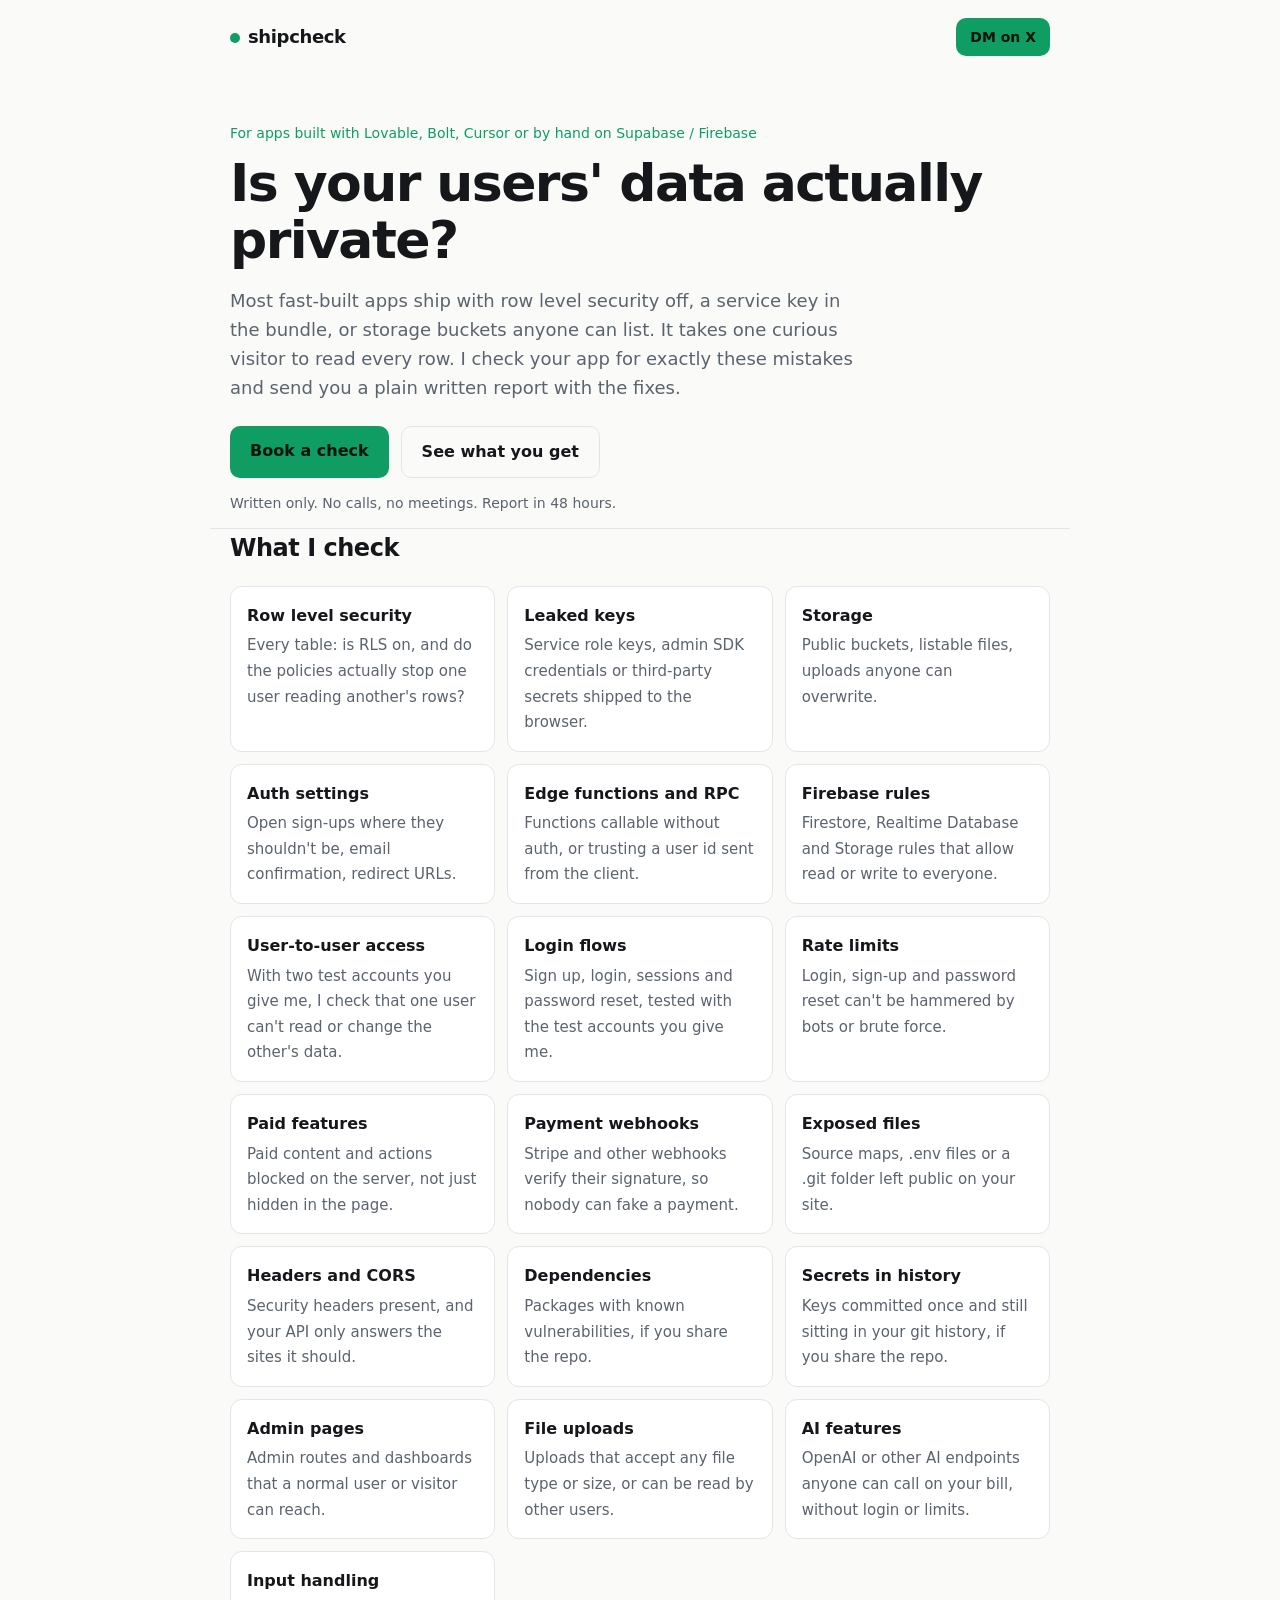
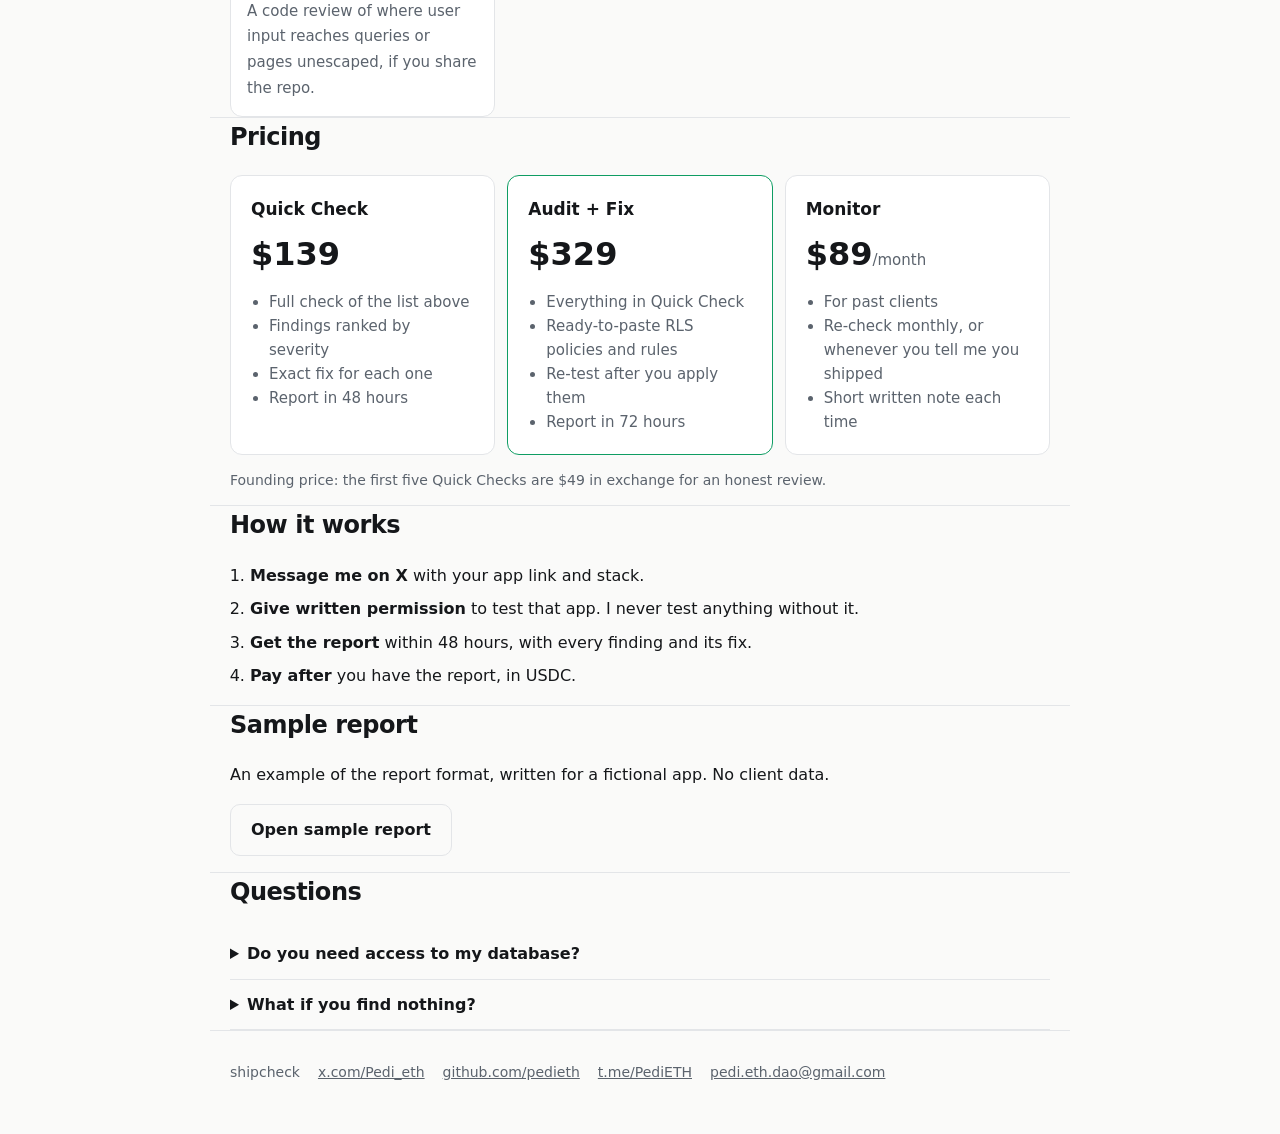
<file: index.html>
<!doctype html>
<html lang="en">
<head>
<meta charset="utf-8">
<meta name="viewport" content="width=device-width, initial-scale=1">
<title>shipcheck · security check for Supabase and Firebase apps</title>
<meta name="description" content="A fixed-price security check for apps built on Supabase or Firebase. Written report in 48 hours. No calls.">
<meta property="og:title" content="shipcheck · is your users' data actually private?">
<meta property="og:description" content="Fixed-price security check for Supabase and Firebase apps. Written report in 48 hours.">
<meta name="twitter:card" content="summary">
<meta name="color-scheme" content="dark light">
<link rel="stylesheet" href="style.css?v=11">
</head>
<body>
<header class="wrap top">
  <span class="logo">shipcheck</span>
  <a class="btn small" href="https://x.com/Pedi_eth" id="dm-top">DM on X</a>
</header>

<main>
<section class="wrap hero">
  <p class="eyebrow">For apps built with Lovable, Bolt, Cursor or by hand on Supabase / Firebase</p>
  <h1>Is your users' data actually private?</h1>
  <p class="lead">Most fast-built apps ship with row level security off, a service key in the bundle, or storage buckets anyone can list. It takes one curious visitor to read every row. I check your app for exactly these mistakes and send you a plain written report with the fixes.</p>
  <div class="cta">
    <a class="btn" href="https://x.com/Pedi_eth" id="dm-hero">Book a check</a>
    <a class="btn ghost" href="#sample">See what you get</a>
  </div>
  <p class="note">Written only. No calls, no meetings. Report in 48 hours.</p>
</section>

<section class="wrap">
  <h2>What I check</h2>
  <ul class="grid">
    <li><b>Row level security</b><span>Every table: is RLS on, and do the policies actually stop one user reading another's rows?</span></li>
    <li><b>Leaked keys</b><span>Service role keys, admin SDK credentials or third-party secrets shipped to the browser.</span></li>
    <li><b>Storage</b><span>Public buckets, listable files, uploads anyone can overwrite.</span></li>
    <li><b>Auth settings</b><span>Open sign-ups where they shouldn't be, email confirmation, redirect URLs.</span></li>
    <li><b>Edge functions and RPC</b><span>Functions callable without auth, or trusting a user id sent from the client.</span></li>
    <li><b>Firebase rules</b><span>Firestore, Realtime Database and Storage rules that allow read or write to everyone.</span></li>
    <li><b>User-to-user access</b><span>With two test accounts you give me, I check that one user can't read or change the other's data.</span></li>
    <li><b>Login flows</b><span>Sign up, login, sessions and password reset, tested with the test accounts you give me.</span></li>
    <li><b>Rate limits</b><span>Login, sign-up and password reset can't be hammered by bots or brute force.</span></li>
    <li><b>Paid features</b><span>Paid content and actions blocked on the server, not just hidden in the page.</span></li>
    <li><b>Payment webhooks</b><span>Stripe and other webhooks verify their signature, so nobody can fake a payment.</span></li>
    <li><b>Exposed files</b><span>Source maps, .env files or a .git folder left public on your site.</span></li>
    <li><b>Headers and CORS</b><span>Security headers present, and your API only answers the sites it should.</span></li>
    <li><b>Dependencies</b><span>Packages with known vulnerabilities, if you share the repo.</span></li>
    <li><b>Secrets in history</b><span>Keys committed once and still sitting in your git history, if you share the repo.</span></li>
    <li><b>Admin pages</b><span>Admin routes and dashboards that a normal user or visitor can reach.</span></li>
    <li><b>File uploads</b><span>Uploads that accept any file type or size, or can be read by other users.</span></li>
    <li><b>AI features</b><span>OpenAI or other AI endpoints anyone can call on your bill, without login or limits.</span></li>
    <li><b>Input handling</b><span>A code review of where user input reaches queries or pages unescaped, if you share the repo.</span></li>
  </ul>
</section>

<section class="wrap" id="pricing">
  <h2>Pricing</h2>
  <div class="plans">
    <div class="plan">
      <h3>Quick Check</h3>
      <p class="price">$139</p>
      <ul><li>Full check of the list above</li><li>Findings ranked by severity</li><li>Exact fix for each one</li><li>Report in 48 hours</li></ul>
    </div>
    <div class="plan hl">
      <h3>Audit + Fix</h3>
      <p class="price">$329</p>
      <ul><li>Everything in Quick Check</li><li>Ready-to-paste RLS policies and rules</li><li>Re-test after you apply them</li><li>Report in 72 hours</li></ul>
    </div>
    <div class="plan">
      <h3>Monitor</h3>
      <p class="price">$89<small>/month</small></p>
      <ul><li>For past clients</li><li>Re-check monthly, or whenever you tell me you shipped</li><li>Short written note each time</li></ul>
    </div>
  </div>
  <p class="note">Founding price: the first five Quick Checks are $49 in exchange for an honest review.</p>
</section>

<section class="wrap" id="how">
  <h2>How it works</h2>
  <ol class="steps">
    <li><b>Message me on X</b> with your app link and stack.</li>
    <li><b>Give written permission</b> to test that app. I never test anything without it.</li>
    <li><b>Get the report</b> within 48 hours, with every finding and its fix.</li>
    <li><b>Pay after</b> you have the report, in USDC.</li>
  </ol>
</section>

<section class="wrap" id="sample">
  <h2>Sample report</h2>
  <p>An example of the report format, written for a fictional app. No client data.</p>
  <p><a class="btn ghost" href="sample-report.html">Open sample report</a></p>
</section>

<section class="wrap" id="faq">
  <h2>Questions</h2>
  <details><summary>Do you need access to my database?</summary><p>No. Quick Check works from the outside, the same way an attacker would. Audit + Fix is easier with read-only dashboard access, but it's optional.</p></details>
  <details><summary>What if you find nothing?</summary><p>You get a report that says what was checked and that it passed. That's worth having before launch or a fundraise.</p></details>
</section>
</main>

<footer class="wrap foot">
  <span>shipcheck</span>
  <a href="https://x.com/Pedi_eth">x.com/Pedi_eth</a>
  <a href="https://github.com/pedieth">github.com/pedieth</a>
  <a href="https://t.me/PediETH">t.me/PediETH</a>
  <a href="mailto:pedi.eth.dao@gmail.com">pedi.eth.dao@gmail.com</a>
</footer>
</body>
</html>
</file>
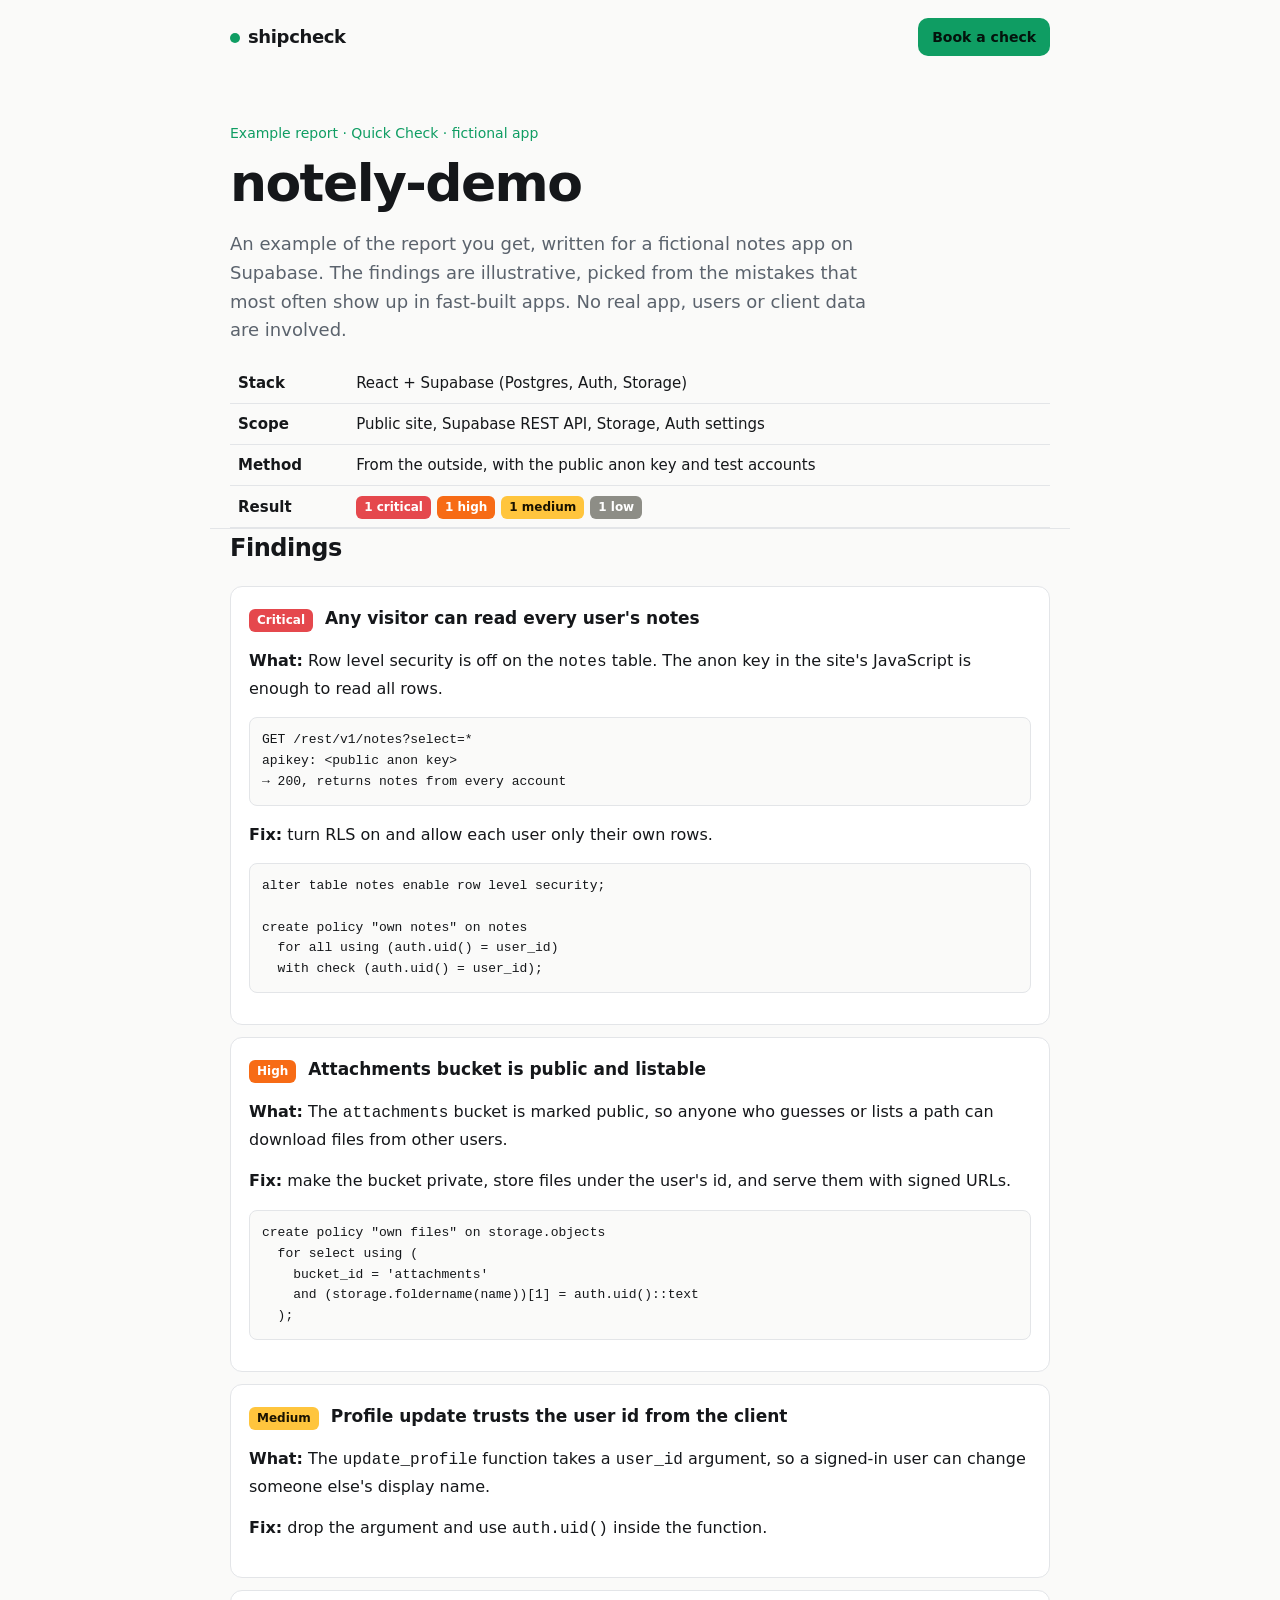
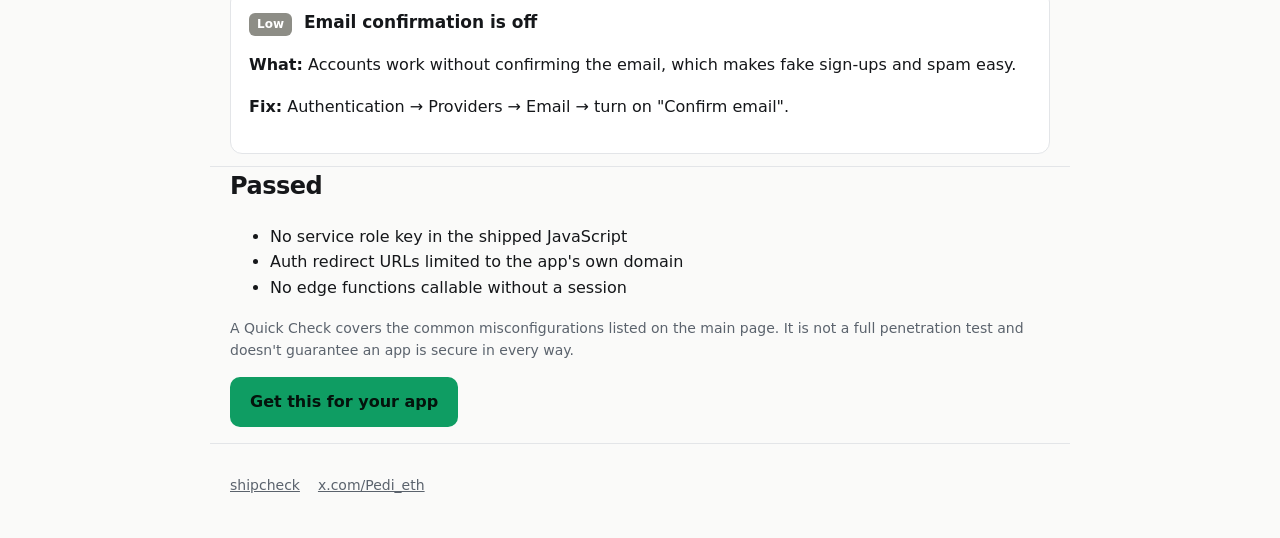
<file: sample-report.html>
<!doctype html>
<html lang="en">
<head>
<meta charset="utf-8">
<meta name="viewport" content="width=device-width, initial-scale=1">
<title>Sample report · shipcheck</title>
<meta name="color-scheme" content="dark light">
<link rel="stylesheet" href="style.css?v=1">
</head>
<body>
<header class="wrap top">
  <a class="logo" href="./" style="color:inherit;text-decoration:none">shipcheck</a>
  <a class="btn small" href="https://x.com/Pedi_eth">Book a check</a>
</header>
<main>
<section class="wrap hero">
  <p class="eyebrow">Example report · Quick Check · fictional app</p>
  <h1>notely-demo</h1>
  <p class="lead">An example of the report you get, written for a fictional notes app on Supabase. The findings are illustrative, picked from the mistakes that most often show up in fast-built apps. No real app, users or client data are involved.</p>
  <table>
    <tr><th>Stack</th><td>React + Supabase (Postgres, Auth, Storage)</td></tr>
    <tr><th>Scope</th><td>Public site, Supabase REST API, Storage, Auth settings</td></tr>
    <tr><th>Method</th><td>From the outside, with the public anon key and test accounts</td></tr>
    <tr><th>Result</th><td><span class="sev crit">1 critical</span><span class="sev high">1 high</span><span class="sev med">1 medium</span><span class="sev low">1 low</span></td></tr>
  </table>
</section>

<section class="wrap">
  <h2>Findings</h2>

  <div class="finding">
    <h3><span class="sev crit">Critical</span> Any visitor can read every user's notes</h3>
    <p><b>What:</b> Row level security is off on the <code>notes</code> table. The anon key in the site's JavaScript is enough to read all rows.</p>
    <pre>GET /rest/v1/notes?select=*
apikey: &lt;public anon key&gt;
→ 200, returns notes from every account</pre>
    <p><b>Fix:</b> turn RLS on and allow each user only their own rows.</p>
    <pre>alter table notes enable row level security;

create policy "own notes" on notes
  for all using (auth.uid() = user_id)
  with check (auth.uid() = user_id);</pre>
  </div>

  <div class="finding">
    <h3><span class="sev high">High</span> Attachments bucket is public and listable</h3>
    <p><b>What:</b> The <code>attachments</code> bucket is marked public, so anyone who guesses or lists a path can download files from other users.</p>
    <p><b>Fix:</b> make the bucket private, store files under the user's id, and serve them with signed URLs.</p>
    <pre>create policy "own files" on storage.objects
  for select using (
    bucket_id = 'attachments'
    and (storage.foldername(name))[1] = auth.uid()::text
  );</pre>
  </div>

  <div class="finding">
    <h3><span class="sev med">Medium</span> Profile update trusts the user id from the client</h3>
    <p><b>What:</b> The <code>update_profile</code> function takes a <code>user_id</code> argument, so a signed-in user can change someone else's display name.</p>
    <p><b>Fix:</b> drop the argument and use <code>auth.uid()</code> inside the function.</p>
  </div>

  <div class="finding">
    <h3><span class="sev low">Low</span> Email confirmation is off</h3>
    <p><b>What:</b> Accounts work without confirming the email, which makes fake sign-ups and spam easy.</p>
    <p><b>Fix:</b> Authentication → Providers → Email → turn on "Confirm email".</p>
  </div>
</section>

<section class="wrap">
  <h2>Passed</h2>
  <ul>
    <li>No service role key in the shipped JavaScript</li>
    <li>Auth redirect URLs limited to the app's own domain</li>
    <li>No edge functions callable without a session</li>
  </ul>
  <p class="note">A Quick Check covers the common misconfigurations listed on the main page. It is not a full penetration test and doesn't guarantee an app is secure in every way.</p>
  <p><a class="btn" href="https://x.com/Pedi_eth">Get this for your app</a></p>
</section>
</main>
<footer class="wrap foot">
  <a href="./">shipcheck</a>
  <a href="https://x.com/Pedi_eth">x.com/Pedi_eth</a>
</footer>
</body>
</html>
</file>
<file: style.css>
:root{--bg:#0d0f12;--fg:#e8eaed;--mut:#9aa3ad;--line:#23272e;--card:#14171c;--acc:#3ecf8e}
@media (prefers-color-scheme:light){:root{--bg:#fafaf9;--fg:#15171a;--mut:#5b636d;--line:#e3e5e8;--card:#fff;--acc:#0f9d63}}
*{box-sizing:border-box}
body{margin:0;background:var(--bg);color:var(--fg);font:16px/1.6 system-ui,-apple-system,"Segoe UI",Roboto,sans-serif}
.wrap{max-width:860px;margin:0 auto;padding:0 20px}
section{padding:40px 0;border-top:1px solid var(--line)}
.top{display:flex;justify-content:space-between;align-items:center;padding-top:18px;padding-bottom:18px}
.logo{font-weight:700;letter-spacing:-.02em;font-size:18px}
.logo::before{content:"";display:inline-block;width:10px;height:10px;border-radius:50%;background:var(--acc);margin-right:8px}
.hero{border-top:0;padding-top:48px}
.eyebrow{color:var(--acc);font-size:14px;margin:0 0 10px}
h1{font-size:clamp(32px,6vw,52px);line-height:1.1;letter-spacing:-.03em;margin:0 0 18px}
h2{font-size:24px;letter-spacing:-.02em;margin:0 0 18px}
.lead{font-size:18px;color:var(--mut);max-width:640px}
.note{color:var(--mut);font-size:14px}
.cta{display:flex;gap:12px;flex-wrap:wrap;margin:24px 0 10px}
.btn{display:inline-block;background:var(--acc);color:#04130c;text-decoration:none;font-weight:600;padding:12px 20px;border-radius:10px}
.btn.small{padding:8px 14px;font-size:14px}
.btn.ghost{background:transparent;color:var(--fg);border:1px solid var(--line)}
.grid{list-style:none;padding:0;margin:0;display:grid;grid-template-columns:repeat(auto-fit,minmax(240px,1fr));gap:12px}
.grid li{background:var(--card);border:1px solid var(--line);border-radius:12px;padding:16px}
.grid b{display:block;margin-bottom:4px}.grid span{color:var(--mut);font-size:15px}
.plans{display:grid;grid-template-columns:repeat(auto-fit,minmax(230px,1fr));gap:12px}
.plan{background:var(--card);border:1px solid var(--line);border-radius:12px;padding:20px}
.plan.hl{border-color:var(--acc)}
.plan h3{margin:0;font-size:17px}
.price{font-size:32px;font-weight:700;margin:6px 0 10px}.price small{font-size:15px;color:var(--mut);font-weight:400}
.plan ul{padding-left:18px;margin:0;color:var(--mut);font-size:15px}
.steps{padding-left:20px}.steps li{margin-bottom:8px}
details{border-bottom:1px solid var(--line);padding:12px 0}
summary{cursor:pointer;font-weight:600}
details p{color:var(--mut);margin:8px 0 0}
.foot{display:flex;gap:18px;flex-wrap:wrap;padding:30px 20px 50px;color:var(--mut);font-size:14px;border-top:1px solid var(--line)}
.foot a{color:var(--mut)}
a{color:var(--acc)}
.sev{display:inline-block;font-size:12px;font-weight:700;padding:2px 8px;border-radius:6px;margin-right:6px}
.crit{background:#e5484d;color:#fff}.high{background:#f76b15;color:#fff}.med{background:#ffc53d;color:#1a1300}.low{background:#8d8d86;color:#fff}
.finding{background:var(--card);border:1px solid var(--line);border-radius:12px;padding:18px;margin-bottom:12px}
.finding h3{margin:0 0 8px;font-size:17px}
pre{background:var(--bg);border:1px solid var(--line);border-radius:8px;padding:12px;overflow:auto;font-size:13px}
table{border-collapse:collapse;width:100%;font-size:15px}td,th{border-bottom:1px solid var(--line);padding:8px;text-align:left}
</file>
